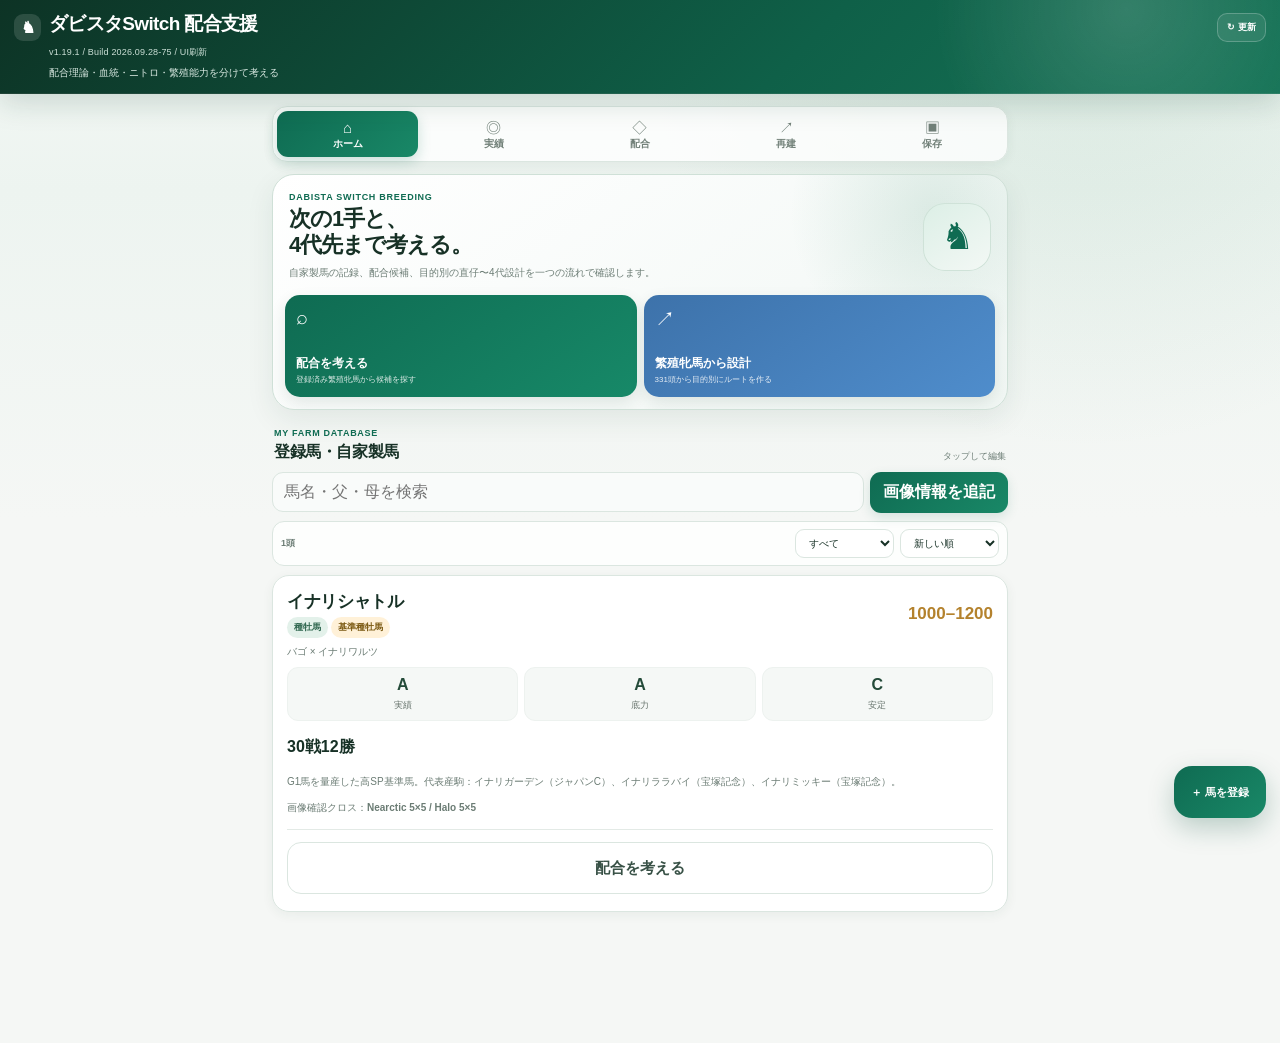
<file: index.html>
<!doctype html><html lang="ja"><head><meta charset="utf-8"><meta name="viewport" content="width=device-width,initial-scale=1,viewport-fit=cover"><meta name="theme-color" content="#10261c"><title>ダビスタSwitch 牧場DB</title><link rel="stylesheet" href="styles.css?v=1.19.1-b75"><link rel="stylesheet" href="ui-refresh.css?v=1.19.1-b75"></head><body><header><div class="headrow"><div><h1>ダビスタSwitch 牧場DB</h1><div class="ver" id="ver"></div></div><div class="headbtns"><button class="headbtn" id="refreshBtn">↻ 更新</button></div></div><div class="sub">血統と実馬記録から、次の配合と育成を考える</div></header><div id="updatebar" class="updatebar"><span id="updateText"></span><button class="primary" id="applyUpdate">最新版へ</button></div><main class="wrap"><div class="tabs"><button class="tab on" data-tab="horses">馬DB</button><button class="tab" data-tab="races">印・距離</button><button class="tab" data-tab="breed">配合</button><button class="tab" data-tab="rebuild">再建</button><button class="tab" data-tab="backup">保存</button></div><section id="horses"><div class="toolbar"><input id="search" placeholder="馬名・父・母を検索"><button class="primary" id="photoBtn">画像情報を追記</button><input id="photo" type="file" accept="image/*" multiple hidden></div><div id="horseList"></div></section><section id="races" class="hidden"><div class="card"><b>レース記録から出走時期を判断</b><p class="muted">年月・レース格・④⑤印の変化から、今月出すか待つかの参考にします。勝敗だけでは判断しません。</p><button class="primary" id="addRace">＋ レース結果を記録</button></div><div id="raceCards"></div></section><section id="breed" class="hidden"><div class="card"><h3 class="section-title">配合候補比較</h3><p class="muted">国内種牡馬マスタから目的別に並べます。面白・見事・完璧に加え、クロス、危険条件、凝った配合を血統データから判定します。能力順位は牧場内参考判定（非公式）です。</p><div class="breed-controls"><div class="field"><label>繁殖牝馬</label><select id="breedMare"><option value="">牝馬を選択</option></select></div><div class="field"><label>目的</label><select id="breedGoal"><option value="arc">凱旋門</option><option value="bc">BC</option><option value="rebuild">繁殖再建</option><option value="stallion">自家製種牡馬</option></select></div></div><input id="stallionSearch" class="breed-search" placeholder="種牡馬名で検索"><div id="breedNotice" class="notice">牝馬を選ぶと、牧場内血統に応じた注意表示を行います。</div></div><div id="breedCandidates"><div class="empty">種牡馬マスタを読み込み中…</div></div><div class="card"><h3 class="section-title">配合検討メモ</h3><textarea id="breedMemo" rows="8" style="width:100%" placeholder="凱旋門ライン／後継種牡馬ライン／血統再構築ライン"></textarea><div class="actions"><button class="primary" id="saveMemo">保存</button></div></div><div class="card"><div class="source-note">種牡馬・繁殖牝馬の基礎データ／15祖先／面白・見事用系統／凝った配合ペア：湯一路 Switch版ダビスタデータ。公式ルール判定と牧場内参考判定を分離して表示します。</div></div></section><section id="rebuild" class="hidden"><div class="card"><h3 class="section-title">配合設計</h3><p class="muted">繁殖牝馬を選び、凱旋門賞・BC長期・繁殖再建・自家製種牡馬の目的別に直仔〜4代を診断します。</p></div></section><section id="backup" class="hidden"><div class="card"><b>データ保存</b><p class="muted">バックアップJSONは復元用。診断JSONは不具合調査用です。</p><button class="primary" id="exportBtn">バックアップJSON</button> <button class="secondary" id="importBtn">読み込む</button> <button class="secondary" id="diagBtn">診断JSON</button><input id="importFile" type="file" accept="application/json" hidden></div></section></main><button class="fab" id="addBtn">＋</button><dialog id="horseDlg"><form class="form" id="horseForm"><h2>馬を登録</h2><input type="hidden" id="editId"><label>馬名</label><input id="name" required><div class="two"><div><label>性別</label><select id="sex"><option>牡</option><option>牝</option></select></div><div><label>世代・分類</label><input id="generation"></div></div><div class="two"><div><label>父</label><input id="sire"></div><div><label>母</label><input id="dam"></div></div><div class="two"><div><label>距離下限</label><input id="minD" type="number" step="100"></div><div><label>距離上限</label><input id="maxD" type="number" step="100"></div></div><div class="three"><div><label>実績</label><select id="record"><option>-</option><option>A</option><option>B</option><option>C</option></select></div><div><label>底力</label><select id="guts"><option>-</option><option>A</option><option>B</option><option>C</option></select></div><div><label>安定</label><select id="stable"><option>-</option><option>A</option><option>B</option><option>C</option></select></div></div><div class="two"><div><label>戦績</label><input id="starts"></div><div><label>主なG1</label><input id="g1"></div></div><label>評価・メモ</label><textarea id="note" rows="3"></textarea><div class="actions"><button type="button" class="secondary" onclick="horseDlg.close()">取消</button><button class="primary">保存</button></div></form></dialog><script src="growth-db.js?v=1.19.1-b75"></script><script src="growth-model.js?v=1.19.1-b75"></script><script src="growth-core.js?v=1.19.1-b75"></script><script src="horse-lifecycle.js?v=1.19.1-b75"></script><script src="app.js?v=1.19.1-b75"></script><script src="breeding-core.js?v=1.19.1-b75"></script><script src="breeding-engine.js?v=1.19.1-b75"></script><script src="v15.js?v=1.19.1-b75"></script><script src="v16.js?v=1.19.1-b75"></script><script src="v18.js?v=1.19.1-b75"></script><script src="sale-planner-core.js?v=1.19.1-b75"></script><script src="sale-recommendation-core.js?v=1.19.1-b75"></script><script src="breed-integration.js?v=1.19.1-b75"></script><script src="v22.js?v=1.19.1-b75"></script><script src="v26.js?v=1.19.1-b75"></script><script src="v27.js?v=1.19.1-b75"></script><script src="v28.js?v=1.19.1-b75"></script><script src="ui-refresh.js?v=1.19.1-b75"></script><script src="growth-ui.js?v=1.19.1-b75"></script></body></html>
</file>
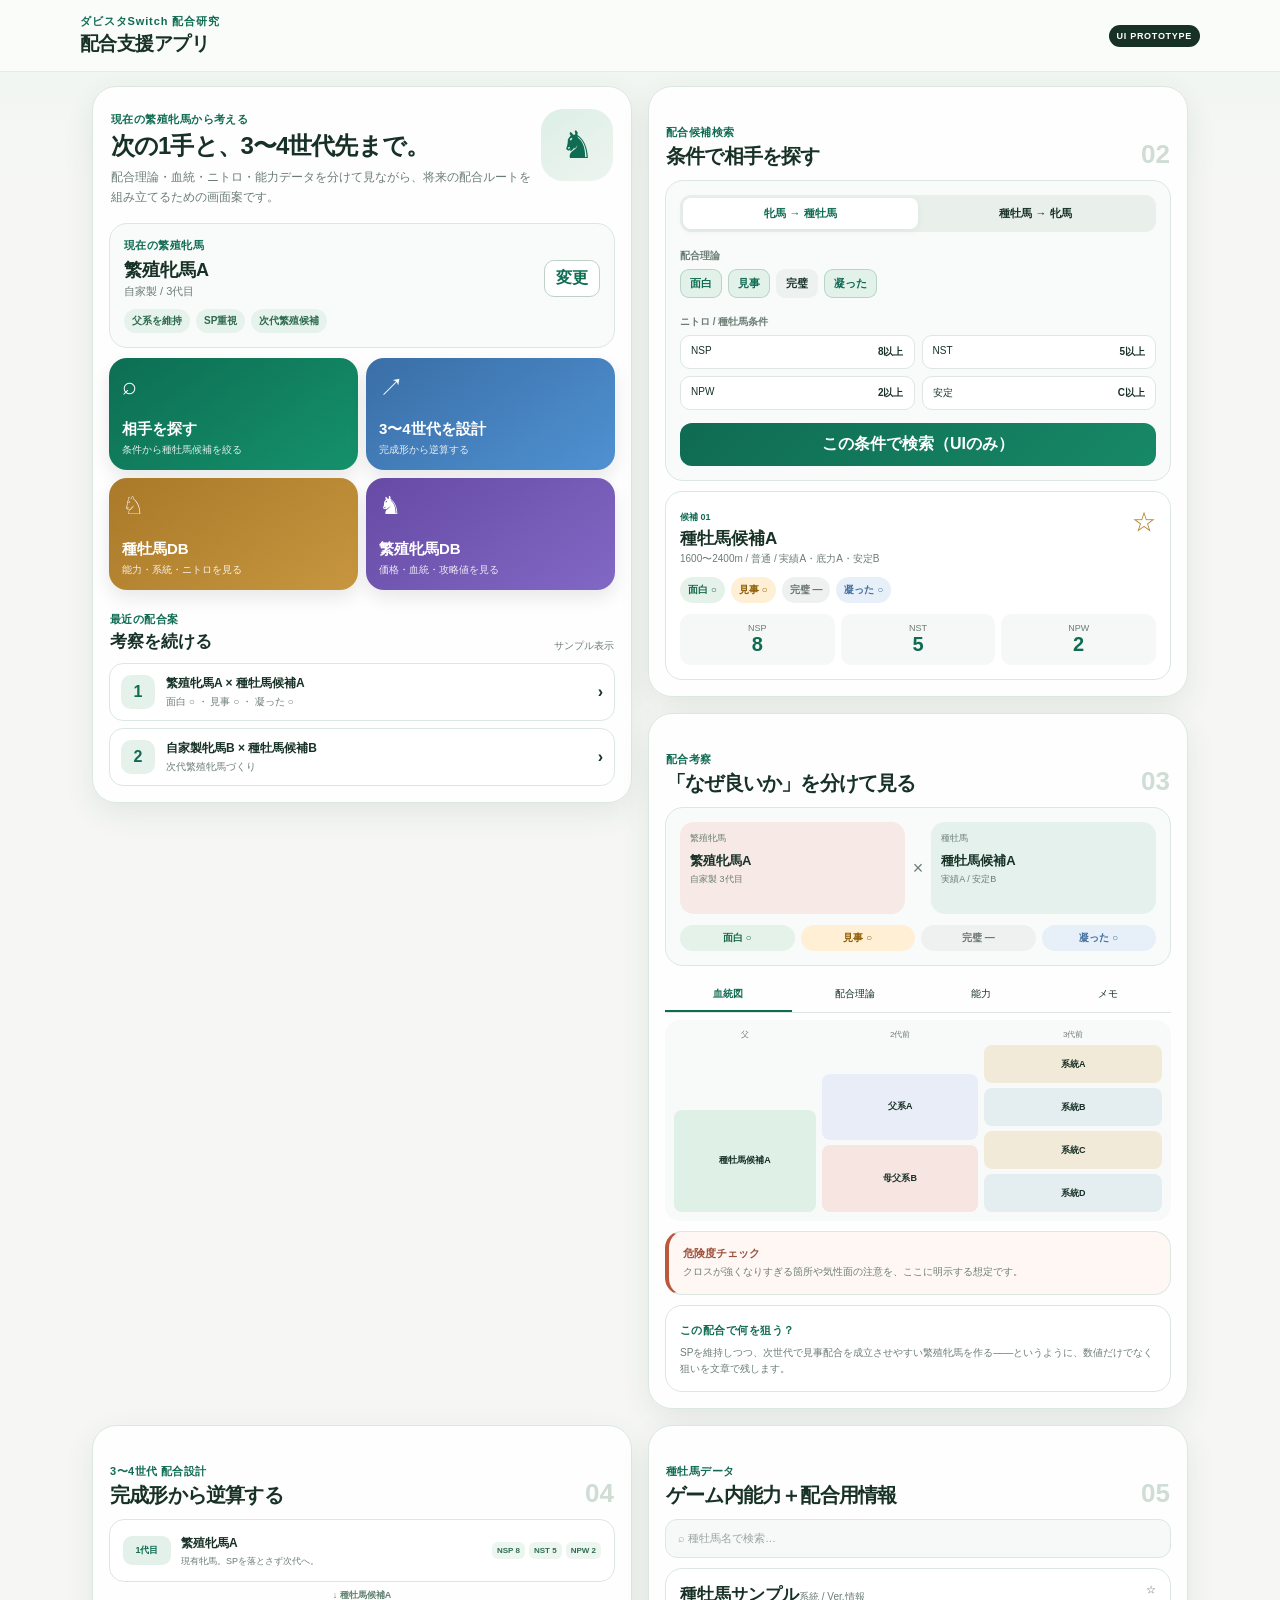
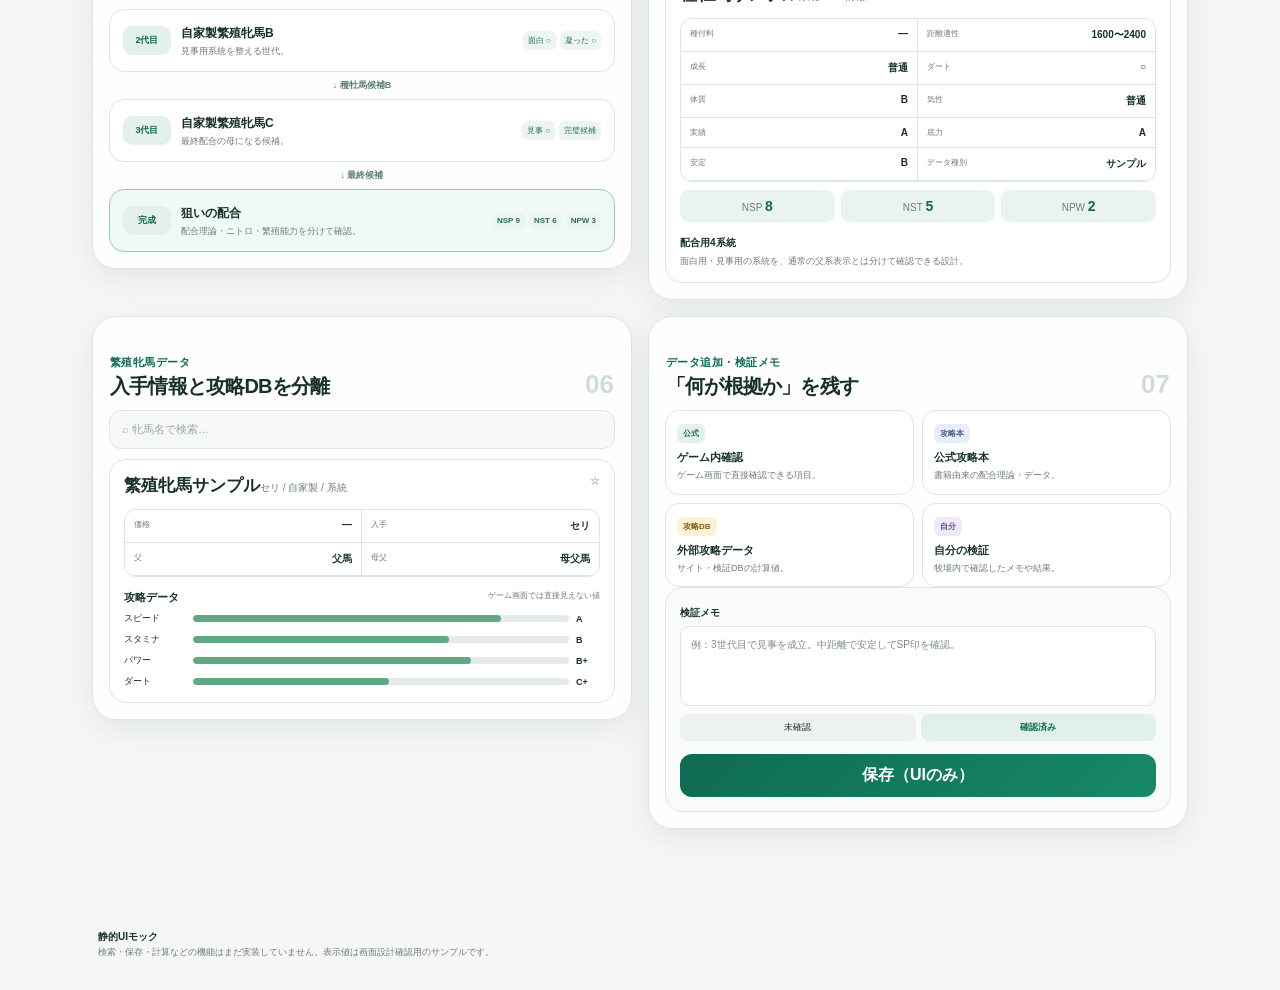
<file: ui-prototype/index.html>
<!doctype html>
<html lang="ja">
<head>
  <meta charset="utf-8">
  <meta name="viewport" content="width=device-width,initial-scale=1,viewport-fit=cover">
  <meta name="theme-color" content="#0f5a46">
  <title>ダビスタSwitch 配合支援 UI Prototype</title>
  <link rel="stylesheet" href="ui.css">
</head>
<body>
  <header class="topbar">
    <div>
      <p class="eyebrow">ダビスタSwitch 配合研究</p>
      <h1>配合支援アプリ</h1>
    </div>
    <span class="prototype">UI PROTOTYPE</span>
  </header>

  <main class="app-shell">
    <section id="home" class="screen hero-screen">
      <div class="intro">
        <div>
          <span class="kicker">現在の繁殖牝馬から考える</span>
          <h2>次の1手と、3〜4世代先まで。</h2>
          <p>配合理論・血統・ニトロ・能力データを分けて見ながら、将来の配合ルートを組み立てるための画面案です。</p>
        </div>
        <div class="horse-mark" aria-hidden="true">♞</div>
      </div>

      <div class="current-card">
        <div class="section-label">現在の繁殖牝馬</div>
        <div class="horse-title-row">
          <div>
            <strong>繁殖牝馬A</strong>
            <span>自家製 / 3代目</span>
          </div>
          <button class="ghost" type="button">変更</button>
        </div>
        <div class="chip-row">
          <span class="chip">父系を維持</span>
          <span class="chip">SP重視</span>
          <span class="chip">次代繁殖候補</span>
        </div>
      </div>

      <div class="action-grid">
        <a href="#search" class="action-card action-green">
          <span class="icon">⌕</span>
          <strong>相手を探す</strong>
          <small>条件から種牡馬候補を絞る</small>
        </a>
        <a href="#route" class="action-card action-blue">
          <span class="icon">↗</span>
          <strong>3〜4世代を設計</strong>
          <small>完成形から逆算する</small>
        </a>
        <a href="#stallions" class="action-card action-gold">
          <span class="icon">♘</span>
          <strong>種牡馬DB</strong>
          <small>能力・系統・ニトロを見る</small>
        </a>
        <a href="#mares" class="action-card action-purple">
          <span class="icon">♞</span>
          <strong>繁殖牝馬DB</strong>
          <small>価格・血統・攻略値を見る</small>
        </a>
      </div>

      <div class="section-head">
        <div>
          <span class="section-label">最近の配合案</span>
          <h3>考察を続ける</h3>
        </div>
        <span class="muted">サンプル表示</span>
      </div>
      <div class="plan-list">
        <article class="plan-row">
          <div class="plan-icon">1</div>
          <div><strong>繁殖牝馬A × 種牡馬候補A</strong><span>面白 ○ ・ 見事 ○ ・ 凝った ○</span></div>
          <b>›</b>
        </article>
        <article class="plan-row">
          <div class="plan-icon">2</div>
          <div><strong>自家製牝馬B × 種牡馬候補B</strong><span>次代繁殖牝馬づくり</span></div>
          <b>›</b>
        </article>
      </div>
    </section>

    <section id="search" class="screen">
      <div class="section-head">
        <div>
          <span class="section-label">配合候補検索</span>
          <h2>条件で相手を探す</h2>
        </div>
        <span class="step">02</span>
      </div>

      <div class="filter-panel">
        <div class="segmented">
          <span class="selected">牝馬 → 種牡馬</span>
          <span>種牡馬 → 牝馬</span>
        </div>
        <div class="filter-group">
          <span class="filter-title">配合理論</span>
          <div class="toggle-row">
            <span class="toggle on">面白</span>
            <span class="toggle on">見事</span>
            <span class="toggle">完璧</span>
            <span class="toggle on">凝った</span>
          </div>
        </div>
        <div class="filter-group">
          <span class="filter-title">ニトロ / 種牡馬条件</span>
          <div class="select-grid">
            <div>NSP <b>8以上</b></div>
            <div>NST <b>5以上</b></div>
            <div>NPW <b>2以上</b></div>
            <div>安定 <b>C以上</b></div>
          </div>
        </div>
        <button class="primary wide" type="button">この条件で検索（UIのみ）</button>
      </div>

      <div class="result-card">
        <div class="result-top">
          <div>
            <span class="rank">候補 01</span>
            <h3>種牡馬候補A</h3>
            <p>1600〜2400m / 普通 / 実績A・底力A・安定B</p>
          </div>
          <span class="star">☆</span>
        </div>
        <div class="theory-row">
          <span class="theory green">面白 ○</span>
          <span class="theory amber">見事 ○</span>
          <span class="theory gray">完璧 —</span>
          <span class="theory blue">凝った ○</span>
        </div>
        <div class="nitro">
          <div><small>NSP</small><strong>8</strong></div>
          <div><small>NST</small><strong>5</strong></div>
          <div><small>NPW</small><strong>2</strong></div>
        </div>
      </div>
    </section>

    <section id="analysis" class="screen">
      <div class="section-head">
        <div>
          <span class="section-label">配合考察</span>
          <h2>「なぜ良いか」を分けて見る</h2>
        </div>
        <span class="step">03</span>
      </div>

      <div class="pair-card">
        <div class="pair">
          <div class="horse-box mare">
            <small>繁殖牝馬</small><strong>繁殖牝馬A</strong><span>自家製 3代目</span>
          </div>
          <span class="cross">×</span>
          <div class="horse-box sire">
            <small>種牡馬</small><strong>種牡馬候補A</strong><span>実績A / 安定B</span>
          </div>
        </div>
        <div class="theory-row large">
          <span class="theory green">面白 ○</span>
          <span class="theory amber">見事 ○</span>
          <span class="theory gray">完璧 —</span>
          <span class="theory blue">凝った ○</span>
        </div>
      </div>

      <div class="tabs-static">
        <span class="active">血統図</span><span>配合理論</span><span>能力</span><span>メモ</span>
      </div>

      <div class="pedigree">
        <div class="ped-col">
          <span class="ped-head">父</span>
          <div class="ped-node n1">種牡馬候補A</div>
        </div>
        <div class="ped-col">
          <span class="ped-head">2代前</span>
          <div class="ped-node n2">父系A</div>
          <div class="ped-node n3">母父系B</div>
        </div>
        <div class="ped-col">
          <span class="ped-head">3代前</span>
          <div class="ped-node n4">系統A</div>
          <div class="ped-node n5">系統B</div>
          <div class="ped-node n6">系統C</div>
          <div class="ped-node n7">系統D</div>
        </div>
      </div>

      <div class="notice warning">
        <strong>危険度チェック</strong>
        <span>クロスが強くなりすぎる箇所や気性面の注意を、ここに明示する想定です。</span>
      </div>

      <div class="comment-box">
        <span class="section-label">この配合で何を狙う？</span>
        <p>SPを維持しつつ、次世代で見事配合を成立させやすい繁殖牝馬を作る――というように、数値だけでなく狙いを文章で残します。</p>
      </div>
    </section>

    <section id="route" class="screen">
      <div class="section-head">
        <div>
          <span class="section-label">3〜4世代 配合設計</span>
          <h2>完成形から逆算する</h2>
        </div>
        <span class="step">04</span>
      </div>

      <div class="route">
        <article class="generation">
          <span class="gen">1代目</span>
          <div><strong>繁殖牝馬A</strong><p>現有牝馬。SPを落とさず次代へ。</p></div>
          <div class="mini-nitro"><b>NSP 8</b><b>NST 5</b><b>NPW 2</b></div>
        </article>
        <div class="route-arrow">↓ 種牡馬候補A</div>
        <article class="generation">
          <span class="gen">2代目</span>
          <div><strong>自家製繁殖牝馬B</strong><p>見事用系統を整える世代。</p></div>
          <div class="mini-badges"><span>面白 ○</span><span>凝った ○</span></div>
        </article>
        <div class="route-arrow">↓ 種牡馬候補B</div>
        <article class="generation">
          <span class="gen">3代目</span>
          <div><strong>自家製繁殖牝馬C</strong><p>最終配合の母になる候補。</p></div>
          <div class="mini-badges"><span>見事 ○</span><span>完璧候補</span></div>
        </article>
        <div class="route-arrow">↓ 最終候補</div>
        <article class="generation goal">
          <span class="gen">完成</span>
          <div><strong>狙いの配合</strong><p>配合理論・ニトロ・繁殖能力を分けて確認。</p></div>
          <div class="mini-nitro"><b>NSP 9</b><b>NST 6</b><b>NPW 3</b></div>
        </article>
      </div>
    </section>

    <section id="stallions" class="screen">
      <div class="section-head">
        <div>
          <span class="section-label">種牡馬データ</span>
          <h2>ゲーム内能力＋配合用情報</h2>
        </div>
        <span class="step">05</span>
      </div>
      <div class="searchbox">⌕ 種牡馬名で検索…</div>
      <article class="db-card">
        <div class="db-title"><div><strong>種牡馬サンプル</strong><span>系統 / Ver.情報</span></div><span>☆</span></div>
        <div class="data-table">
          <div><small>種付料</small><b>—</b></div><div><small>距離適性</small><b>1600〜2400</b></div>
          <div><small>成長</small><b>普通</b></div><div><small>ダート</small><b>○</b></div>
          <div><small>体質</small><b>B</b></div><div><small>気性</small><b>普通</b></div>
          <div><small>実績</small><b>A</b></div><div><small>底力</small><b>A</b></div>
          <div><small>安定</small><b>B</b></div><div><small>データ種別</small><b>サンプル</b></div>
        </div>
        <div class="db-sub">
          <span>NSP <b>8</b></span><span>NST <b>5</b></span><span>NPW <b>2</b></span>
        </div>
        <div class="lineage">
          <strong>配合用4系統</strong>
          <p>面白用・見事用の系統を、通常の父系表示とは分けて確認できる設計。</p>
        </div>
      </article>
    </section>

    <section id="mares" class="screen">
      <div class="section-head">
        <div>
          <span class="section-label">繁殖牝馬データ</span>
          <h2>入手情報と攻略DBを分離</h2>
        </div>
        <span class="step">06</span>
      </div>
      <div class="searchbox">⌕ 牝馬名で検索…</div>
      <article class="db-card">
        <div class="db-title"><div><strong>繁殖牝馬サンプル</strong><span>セリ / 自家製 / 系統</span></div><span>☆</span></div>
        <div class="data-table two-col">
          <div><small>価格</small><b>—</b></div><div><small>入手</small><b>セリ</b></div>
          <div><small>父</small><b>父馬</b></div><div><small>母父</small><b>母父馬</b></div>
        </div>
        <div class="source-head"><strong>攻略データ</strong><span>ゲーム画面では直接見えない値</span></div>
        <div class="ability-bars">
          <div><span>スピード</span><i style="--w:82%"></i><b>A</b></div>
          <div><span>スタミナ</span><i style="--w:68%"></i><b>B</b></div>
          <div><span>パワー</span><i style="--w:74%"></i><b>B+</b></div>
          <div><span>ダート</span><i style="--w:52%"></i><b>C+</b></div>
        </div>
      </article>
    </section>

    <section id="data" class="screen">
      <div class="section-head">
        <div>
          <span class="section-label">データ追加・検証メモ</span>
          <h2>「何が根拠か」を残す</h2>
        </div>
        <span class="step">07</span>
      </div>
      <div class="source-grid">
        <article><span class="src official">公式</span><strong>ゲーム内確認</strong><p>ゲーム画面で直接確認できる項目。</p></article>
        <article><span class="src book">攻略本</span><strong>公式攻略本</strong><p>書籍由来の配合理論・データ。</p></article>
        <article><span class="src web">攻略DB</span><strong>外部攻略データ</strong><p>サイト・検証DBの計算値。</p></article>
        <article><span class="src personal">自分</span><strong>自分の検証</strong><p>牧場内で確認したメモや結果。</p></article>
      </div>
      <div class="memo-card">
        <label>検証メモ</label>
        <div class="fake-textarea">例：3世代目で見事を成立。中距離で安定してSP印を確認。</div>
        <div class="status-row"><span>未確認</span><span class="active">確認済み</span></div>
        <button class="primary wide" type="button">保存（UIのみ）</button>
      </div>
    </section>
  </main>

  <nav class="bottom-nav" aria-label="主要画面">
    <a href="#home"><span>⌂</span>ホーム</a>
    <a href="#search"><span>⌕</span>候補検索</a>
    <a href="#analysis"><span>◇</span>配合考察</a>
    <a href="#route"><span>↗</span>世代設計</a>
    <a href="#data"><span>＋</span>データ</a>
  </nav>

  <footer class="prototype-note">
    <strong>静的UIモック</strong>
    <span>検索・保存・計算などの機能はまだ実装していません。表示値は画面設計確認用のサンプルです。</span>
  </footer>
</body>
</html>
</file>
<file: styles.css>
:root{--g:#174c35;--l:#dce2dd;--m:#66736c;--gold:#9a7418;--red:#9c3939}*{box-sizing:border-box}body{margin:0;background:#f4f5f1;color:#17221d;font-family:-apple-system,BlinkMacSystemFont,"Hiragino Sans","Yu Gothic",sans-serif}header{background:linear-gradient(135deg,#10261c,#1f5a40);color:#fff;padding:16px;position:sticky;top:0;z-index:5}h1{font-size:20px;margin:0}.sub,.muted{font-size:12px;color:var(--m)}header .sub{color:#d7e4dc}.headrow{display:flex;justify-content:space-between;gap:8px;align-items:center}.headbtns{display:flex;gap:5px}.headbtn{border:1px solid #ffffff55;background:#ffffff14;color:#fff;border-radius:9px;padding:7px 8px;font-size:11px}.ver{font-size:11px;color:#d7e4dc;margin-top:5px}.updatebar{display:none;background:#fff3cd;color:#594700;padding:9px 12px;font-size:12px}.updatebar.show{display:flex;justify-content:space-between;align-items:center;gap:8px}.wrap{max-width:760px;margin:auto;padding:12px 12px 92px}.tabs{display:grid;grid-template-columns:repeat(4,1fr);gap:5px;margin-bottom:12px}.tab,.secondary{border:1px solid var(--l);background:#fff;border-radius:11px;padding:10px 5px}.tab.on,.primary{background:var(--g);color:#fff;border:0}.card{background:#fff;border:1px solid var(--l);border-radius:15px;padding:14px;margin-bottom:10px}.row,.toolbar,.actions{display:flex;gap:7px;align-items:center}.row{justify-content:space-between}.toolbar input{flex:1}.horse h2{font-size:19px;margin:0}.badge{display:inline-block;font-size:11px;padding:4px 7px;border-radius:999px;background:#e8efe9;margin:4px 3px 0 0}.gold{background:#f3ead0;color:#674b00}.warn{background:#fff3cd;color:#6b5200}.grid{display:grid;grid-template-columns:repeat(3,1fr);gap:7px;margin-top:10px}.stat{background:#f6f7f4;border-radius:9px;padding:8px;text-align:center}.stat b{display:block;font-size:17px}.stat small{color:var(--m)}button,input,select,textarea{font:inherit}.primary{border-radius:11px;padding:10px 13px;font-weight:600}.toolbar input,input,select,textarea{border:1px solid var(--l);border-radius:10px;padding:10px;font-size:16px;background:#fff}.score{font-size:20px;font-weight:700;color:var(--gold)}table{width:100%;border-collapse:collapse;font-size:12px}th,td{padding:7px 3px;border-bottom:1px solid var(--l);text-align:center}th:first-child,td:first-child{text-align:left}.mark{font-size:19px;font-weight:700}.fab{position:fixed;right:18px;bottom:22px;border:0;border-radius:50%;width:58px;height:58px;background:var(--g);color:#fff;font-size:29px;box-shadow:0 5px 18px #0004}.hidden{display:none}dialog{border:0;border-radius:17px;width:min(94vw,600px);padding:0}dialog::backdrop{background:#0007}.form{padding:17px}.form h2{margin-top:0}.form label,.field label{display:block;font-size:12px;color:var(--m);margin:9px 0 4px}.form input,.form select,.form textarea,.field input,.field select{width:100%}.two{display:grid;grid-template-columns:1fr 1fr;gap:7px}.three{display:grid;grid-template-columns:repeat(3,1fr);gap:6px}.actions{justify-content:flex-end;margin-top:14px}.empty{text-align:center;padding:25px;color:var(--m)}.breaker{border-left:5px solid var(--gold)}.mini{font-size:11px;padding:6px 8px}.section-title{font-size:15px;margin:0 0 8px}.notice{border-radius:10px;background:#f6f7f4;padding:9px 10px;margin-top:9px;font-size:12px;color:var(--m)}.breed-controls{display:grid;grid-template-columns:1fr 1fr;gap:7px}.breed-search{width:100%;margin-top:7px}.source-note{font-size:11px;color:var(--m);line-height:1.5}.candidate-head{display:flex;justify-content:space-between;gap:8px;align-items:flex-start}@media(max-width:420px){.headrow{align-items:flex-start}.headbtns{flex-direction:column}.breed-controls{grid-template-columns:1fr}.tabs{font-size:11px}.score{font-size:18px}}
</file>
<file: ui-refresh.css>
:root{
  --ui-bg:#eef5f1;
  --ui-surface:#ffffff;
  --ui-surface-soft:#f7faf8;
  --ui-ink:#173126;
  --ui-muted:#6b7c74;
  --ui-line:#dbe6e0;
  --ui-green:#0f6b52;
  --ui-green-2:#198867;
  --ui-green-soft:#e3f1ea;
  --ui-blue:#3e78b8;
  --ui-blue-soft:#e8f0fa;
  --ui-gold:#b4822d;
  --ui-gold-soft:#fff1d8;
  --ui-purple:#7155ad;
  --ui-purple-soft:#eee9f8;
  --ui-red:#aa4f43;
  --ui-red-soft:#fff1ed;
  --ui-shadow:0 10px 28px rgba(27,67,49,.08);
  --ui-shadow-soft:0 3px 12px rgba(27,67,49,.06);
}
html{scroll-behavior:smooth;background:var(--ui-bg)}
body.ui-refresh{
  margin:0;
  min-height:100vh;
  background:
    radial-gradient(circle at 85% 0%,rgba(117,177,146,.18),transparent 28rem),
    linear-gradient(180deg,#f4f8f5 0,#edf4f0 190px,#f5f7f5 520px);
  color:var(--ui-ink);
  font-family:-apple-system,BlinkMacSystemFont,"Hiragino Sans","Yu Gothic UI","Yu Gothic",sans-serif;
}
body.ui-refresh header{
  position:sticky;
  top:0;
  z-index:30;
  padding:13px max(14px,env(safe-area-inset-left)) 12px;
  color:#fff;
  background:
    radial-gradient(circle at 88% 10%,rgba(255,255,255,.14),transparent 12rem),
    linear-gradient(135deg,#0d3325,#0f6048 62%,#167457);
  box-shadow:0 8px 28px rgba(15,68,49,.18);
  border-bottom:1px solid rgba(255,255,255,.08);
}
body.ui-refresh .headrow{align-items:flex-start;gap:10px}
body.ui-refresh h1{font-size:19px;letter-spacing:-.035em;line-height:1.2}
body.ui-refresh header h1:before{
  content:"♞";
  display:inline-grid;
  place-items:center;
  width:27px;height:27px;
  margin-right:8px;
  border-radius:9px;
  background:rgba(255,255,255,.13);
  vertical-align:-3px;
  font-size:16px;
}
body.ui-refresh .ver{margin:5px 0 0 35px;font-size:9px;color:#cce0d7;letter-spacing:.02em}
body.ui-refresh header .sub{
  margin:7px 0 0 35px;
  max-width:480px;
  font-size:10px;
  line-height:1.45;
  color:#d8e8e1;
}
body.ui-refresh .headbtns{gap:5px}
body.ui-refresh .headbtn{
  border:1px solid rgba(255,255,255,.22);
  background:rgba(255,255,255,.08);
  color:#fff;
  border-radius:10px;
  padding:7px 9px;
  font-size:9px;
  font-weight:700;
  backdrop-filter:blur(8px);
}
body.ui-refresh .headbtn:active{transform:translateY(1px)}
body.ui-refresh .updatebar{
  position:relative;
  z-index:25;
  background:#fff5d8;
  color:#6c540e;
  border-bottom:1px solid #efdfae;
  font-size:10px;
  padding:8px 12px;
}
body.ui-refresh .wrap{
  width:min(100%,760px);
  max-width:760px;
  margin:0 auto;
  padding:12px 12px 122px;
}
body.ui-refresh .tabs{
  display:grid;
  grid-template-columns:repeat(5,minmax(0,1fr));
  gap:5px;
  margin:0 0 12px;
  padding:4px;
  border:1px solid var(--ui-line);
  border-radius:15px;
  background:rgba(255,255,255,.78);
  box-shadow:var(--ui-shadow-soft);
}
body.ui-refresh .tab{
  position:relative;
  min-width:0;
  border:0;
  background:transparent;
  color:#718078;
  border-radius:11px;
  padding:9px 4px 8px;
  font-size:10px;
  font-weight:800;
  line-height:1.15;
}
body.ui-refresh .tab.on{
  color:#fff;
  background:linear-gradient(135deg,var(--ui-green),var(--ui-green-2));
  box-shadow:0 5px 14px rgba(15,107,82,.2);
}
body.ui-refresh .tab:before{
  display:block;
  margin-bottom:3px;
  font-size:15px;
  line-height:1;
  font-weight:400;
}
body.ui-refresh .tab[data-tab="horses"]:before{content:"⌂"}
body.ui-refresh .tab[data-tab="races"]:before{content:"◎"}
body.ui-refresh .tab[data-tab="breed"]:before{content:"◇"}
body.ui-refresh .tab[data-tab="rebuild"]:before{content:"↗"}
body.ui-refresh .tab[data-tab="backup"]:before{content:"▣"}

body.ui-refresh .ui-home{
  overflow:hidden;
  margin-bottom:10px;
  border:1px solid #cfe0d7;
  border-radius:22px;
  background:
    radial-gradient(circle at 90% 16%,rgba(41,131,94,.13),transparent 9rem),
    linear-gradient(145deg,#ffffff,#f1f7f4);
  box-shadow:var(--ui-shadow);
}
body.ui-refresh .ui-home-hero{
  display:grid;
  grid-template-columns:1fr auto;
  gap:14px;
  align-items:center;
  padding:17px 16px 13px;
}
body.ui-refresh .ui-eyebrow{
  display:block;
  margin-bottom:4px;
  color:var(--ui-green);
  font-size:9px;
  font-weight:900;
  letter-spacing:.08em;
}
body.ui-refresh .ui-home h2{
  margin:0;
  font-size:22px;
  line-height:1.18;
  letter-spacing:-.045em;
}
body.ui-refresh .ui-home p{
  margin:7px 0 0;
  max-width:420px;
  color:var(--ui-muted);
  font-size:10px;
  line-height:1.65;
}
body.ui-refresh .ui-horse-mark{
  width:68px;height:68px;
  display:grid;place-items:center;
  border-radius:22px;
  color:var(--ui-green);
  background:linear-gradient(145deg,#dcefe6,#f3f8f5);
  box-shadow:inset 0 0 0 1px #cfe2d8;
  font-size:37px;
}
body.ui-refresh .ui-home-actions{
  display:grid;
  grid-template-columns:repeat(2,1fr);
  gap:7px;
  padding:0 12px 12px;
}
body.ui-refresh .ui-jump{
  min-height:84px;
  display:flex;
  flex-direction:column;
  align-items:flex-start;
  justify-content:flex-end;
  border:0;
  border-radius:15px;
  padding:11px;
  color:#fff;
  text-align:left;
  box-shadow:0 6px 16px rgba(25,60,46,.11);
}
body.ui-refresh .ui-jump .ui-action-icon{font-size:20px;margin-bottom:auto}
body.ui-refresh .ui-jump strong{font-size:12px}
body.ui-refresh .ui-jump small{display:block;margin-top:3px;font-size:8px;opacity:.86;line-height:1.35}
body.ui-refresh .ui-jump[data-go="breed"]{background:linear-gradient(145deg,#0f6b52,#178968)}
body.ui-refresh .ui-jump[data-go="sale"]{background:linear-gradient(145deg,#3d72aa,#4f8dcc)}
body.ui-refresh .ui-jump[data-go="rebuild"]{background:linear-gradient(145deg,#a9792c,#c39640)}
body.ui-refresh .ui-jump[data-go="horses"]{background:linear-gradient(145deg,#6650a1,#826ac1)}

body.ui-refresh .ui-section-intro{
  display:flex;
  justify-content:space-between;
  align-items:end;
  gap:12px;
  margin:18px 2px 9px;
}
body.ui-refresh .ui-section-intro h2{
  margin:2px 0 0;
  font-size:16px;
  letter-spacing:-.025em;
}
body.ui-refresh .ui-section-intro small{color:var(--ui-muted);font-size:9px}

body.ui-refresh .card{
  border:1px solid var(--ui-line);
  border-radius:17px;
  padding:14px;
  background:rgba(255,255,255,.96);
  box-shadow:var(--ui-shadow-soft);
  margin-bottom:9px;
}
body.ui-refresh .card:hover{border-color:#ccdcd4}
body.ui-refresh .ui-wide-cta{
  display:block!important;
  width:100%!important;
  max-width:none!important;
  min-height:52px!important;
  padding:12px 18px!important;
  border-radius:14px!important;
  box-sizing:border-box!important;
  font-size:15px!important;
  font-weight:900!important;
  line-height:1.25!important;
  text-align:center!important;
  letter-spacing:.01em;
}
body.ui-refresh .breed-future-cta,
body.ui-refresh .generation-run-cta{margin-top:10px!important}
body.ui-refresh .horse{cursor:pointer}
body.ui-refresh .horse h2{font-size:17px;letter-spacing:-.02em}
body.ui-refresh .row{gap:9px}
body.ui-refresh .muted{color:var(--ui-muted);font-size:10px;line-height:1.55}
body.ui-refresh .badge{
  padding:4px 7px;
  border-radius:999px;
  background:#e8f1ec;
  color:#3e6251;
  font-size:9px;
  font-weight:800;
}
body.ui-refresh .badge.gold{background:var(--ui-gold-soft);color:#7a5810}
body.ui-refresh .warn{background:#fff2cf;color:#6d5310}
body.ui-refresh .grid{gap:6px}
body.ui-refresh .stat{
  border:1px solid #edf2ef;
  background:#f5f8f6;
  border-radius:11px;
  padding:8px;
}
body.ui-refresh .stat b{font-size:16px;color:#244b39}
body.ui-refresh .stat small{font-size:9px}
body.ui-refresh .score{color:var(--ui-gold);font-size:17px}

body.ui-refresh .toolbar{
  position:relative;
  gap:6px;
  margin-bottom:9px;
}
body.ui-refresh input,
body.ui-refresh select,
body.ui-refresh textarea{
  border:1px solid var(--ui-line);
  border-radius:11px;
  background:#fff;
  color:var(--ui-ink);
  padding:10px 11px;
  font-size:16px;
  outline:none;
}
body.ui-refresh input:focus,
body.ui-refresh select:focus,
body.ui-refresh textarea:focus{
  border-color:#70a990;
  box-shadow:0 0 0 3px rgba(30,130,93,.1);
}
body.ui-refresh .toolbar input{background:#f9fbfa}
body.ui-refresh .primary{
  border:0;
  border-radius:11px;
  background:linear-gradient(135deg,var(--ui-green),var(--ui-green-2));
  color:#fff;
  padding:10px 13px;
  font-weight:800;
  box-shadow:0 4px 12px rgba(15,107,82,.14);
}
body.ui-refresh .secondary{
  border:1px solid var(--ui-line);
  border-radius:10px;
  background:#fff;
  color:#385146;
}
body.ui-refresh .primary:disabled{opacity:.45;box-shadow:none}
body.ui-refresh .notice{
  border:1px solid #e2e9e5;
  border-radius:11px;
  background:#f5f8f6;
  color:var(--ui-muted);
  padding:10px;
  font-size:10px;
  line-height:1.55;
}
body.ui-refresh .section-title{
  color:var(--ui-ink);
  font-size:15px;
  letter-spacing:-.02em;
}
body.ui-refresh .field label,
body.ui-refresh .form label,
body.ui-refresh #salePlanner>label{
  color:#60756b;
  font-size:9px;
  font-weight:800;
  letter-spacing:.02em;
}
body.ui-refresh .breed-controls{gap:8px}
body.ui-refresh .breed-search{margin-top:8px}

body.ui-refresh #breed>.card:first-child,
body.ui-refresh #rebuild>.card:first-child{
  border-color:#cfe0d7;
  background:
    radial-gradient(circle at 92% 0%,rgba(65,150,108,.11),transparent 13rem),
    linear-gradient(145deg,#fff,#f5faf7);
}
body.ui-refresh #breedCandidates>.card{
  position:relative;
  overflow:hidden;
}
body.ui-refresh #breedCandidates>.card:before{
  content:"";
  position:absolute;
  left:0;top:0;bottom:0;
  width:4px;
  background:linear-gradient(var(--ui-green),#71ad8e);
}
body.ui-refresh #breedCandidates>.card.tone-solid:before,
body.ui-refresh #breedCandidates>.card.tone-preserve:before{background:linear-gradient(#16845f,#64b58f)}
body.ui-refresh #breedCandidates>.card.tone-balance:before,
body.ui-refresh #breedCandidates>.card.tone-distance:before{background:linear-gradient(#4e86bd,#83add4)}
body.ui-refresh #breedCandidates>.card.tone-ceiling:before{background:linear-gradient(#7155ad,#a18bcc)}
body.ui-refresh #breedCandidates>.card.tone-upside:before,
body.ui-refresh #breedCandidates>.card.tone-rebuild-upside:before{background:linear-gradient(#b4822d,#d9ad58)}
body.ui-refresh #breedCandidates>.card.tone-longshot:before,
body.ui-refresh #breedCandidates>.card.tone-low-record:before{background:linear-gradient(#b86d2c,#dfad73)}
body.ui-refresh #breedCandidates>.card.tone-neutral:before{background:linear-gradient(#819088,#a8b1ac)}
body.ui-refresh #breedCandidates>.card.tone-solid,
body.ui-refresh #breedCandidates>.card.tone-preserve{border-color:#acd3bf;background:linear-gradient(145deg,#fff,#f3faf6)}
body.ui-refresh #breedCandidates>.card.tone-balance,
body.ui-refresh #breedCandidates>.card.tone-distance{border-color:#bfd2e4;background:linear-gradient(145deg,#fff,#f4f8fc)}
body.ui-refresh #breedCandidates>.card.tone-ceiling{border-color:#d1c7e6;background:linear-gradient(145deg,#fff,#f8f5fc)}
body.ui-refresh #breedCandidates>.card.tone-upside,
body.ui-refresh #breedCandidates>.card.tone-rebuild-upside{border-color:#e4cb86;background:linear-gradient(145deg,#fff,#fff9e9)}
body.ui-refresh #breedCandidates>.card.tone-longshot,
body.ui-refresh #breedCandidates>.card.tone-low-record{border-color:#e6bd91;background:linear-gradient(145deg,#fff,#fff5eb)}
body.ui-refresh .breed-card-head b{font-size:16px!important}
body.ui-refresh .breed-rank-label{font-size:10px!important}
body.ui-refresh .breed-cue-badge{font-size:10px!important}
body.ui-refresh .breed-cue-headline{font-size:13px!important}
body.ui-refresh .breed-reason-chip{font-size:9px!important;padding:4px 7px!important}
body.ui-refresh .candidate-primary-sire{display:flex;align-items:baseline;justify-content:space-between;gap:10px;margin-top:8px;padding:8px 9px;border-radius:9px;background:#f7faf8;border:1px solid #e2ebe6}
body.ui-refresh .candidate-primary-sire small{font-size:10px;font-weight:900;color:#6a7a72}
body.ui-refresh .candidate-primary-sire b{font-size:15px;line-height:1.3;color:#214c38;text-align:right}
body.ui-refresh .candidate-compare-note{margin-top:9px;padding:7px 9px;border-radius:9px;background:#edf3f0;color:#617169;font-size:11px;line-height:1.45}
body.ui-refresh .candidate-compare-note b{color:#31584a}
body.ui-refresh .candidate-block{margin-top:9px}
body.ui-refresh .candidate-block>small{display:block;margin-bottom:5px;color:#6a7a72;font-size:10px;font-weight:900;letter-spacing:.02em}
body.ui-refresh .candidate-chip-row{display:flex;flex-wrap:wrap;gap:5px}
body.ui-refresh .candidate-chip{display:inline-flex;align-items:center;min-height:29px;padding:5px 9px;border-radius:999px;font-size:11px;font-weight:900;line-height:1.3;border:1px solid transparent}
body.ui-refresh .candidate-chip.cross{background:#eee8fb;color:#6a46a5;border-color:#ddcff5}
body.ui-refresh .candidate-chip.theory{background:#e5f3eb;color:#236443;border-color:#cce6d7}
body.ui-refresh .candidate-chip.positive{background:#e8f6ef;color:#176c4b;border-color:#cfe9dc}
body.ui-refresh .candidate-chip.warning{background:#fff0df;color:#9a5a16;border-color:#f2d3ac}
body.ui-refresh .candidate-chip.record{background:#e9f1fa;color:#35658f;border-color:#d2e1f0}
body.ui-refresh .candidate-chip.trait{background:#fff4d8;color:#7b5c16;border-color:#ebd89e}
body.ui-refresh .candidate-chip.metric{background:#edf3f0;color:#31584a;border-color:#dce8e2}
body.ui-refresh .candidate-chip.distance{background:#e8f2fb;color:#326a9a;border-color:#d2e4f2}
body.ui-refresh .candidate-block.addition{padding:8px 9px;border-radius:10px;background:#f0f8f4;border:1px solid #d5e9de}
body.ui-refresh .candidate-block.subtraction{padding:8px 9px;border-radius:10px;background:#fff6ef;border:1px solid #f1dcc8}
body.ui-refresh .candidate-block.caution{padding:8px 9px;border-radius:10px;background:#fffaf0;border:1px solid #eadfbf}
body.ui-refresh .candidate-block.addition>small{color:#1d714f}
body.ui-refresh .candidate-block.subtraction>small{color:#9a5a16}
body.ui-refresh .candidate-block.caution>small{color:#7a641e}
body.ui-refresh .candidate-none{font-size:10px;font-weight:800;color:#8a9690}
body.ui-refresh .candidate-block.ability{margin-top:9px}
body.ui-refresh .candidate-scope{margin-top:7px;color:#728079;font-size:10px;text-align:right}
body.ui-refresh .sale-path{font-size:10px!important;line-height:1.45}
body.ui-refresh .candidate-head{gap:10px}
body.ui-refresh .theory-tools{
  border-radius:13px!important;
  background:#f7faf8!important;
}

body.ui-refresh .rebuild-grid{gap:6px!important}
body.ui-refresh .rebuild-kpi{
  border:1px solid #edf2ef;
  background:#f6f9f7!important;
  border-radius:11px!important;
  padding:8px!important;
}
body.ui-refresh .rebuild-kpi b{font-size:17px!important;color:#24523d}
body.ui-refresh .rebuild-kpi small{font-size:8px!important}
body.ui-refresh .research-tag{
  padding:4px 7px!important;
  background:#e8f1ec!important;
  color:#3d6551!important;
  font-size:8px!important;
  font-weight:800;
}
body.ui-refresh .research-tag.estimate{background:#fff0d2!important;color:#7b5a15!important}
body.ui-refresh .research-tag.master{background:#e9eef8!important;color:#496087!important}
body.ui-refresh .route-stage{
  border-left:3px solid #85b49c!important;
  border-radius:0 11px 11px 0!important;
  background:#f5f9f7!important;
  padding:9px 10px!important;
}
body.ui-refresh .route-stage b{font-size:11px!important}
body.ui-refresh .route-stage small{font-size:9px!important}
body.ui-refresh .route-actions button{min-width:0!important}

body.ui-refresh #salePlanner{
  border-color:#cbded4;
  background:
    radial-gradient(circle at 90% 0%,rgba(56,127,176,.08),transparent 13rem),
    #fff;
}
body.ui-refresh .sale-head{gap:10px!important}
body.ui-refresh .sale-head .section-title{font-size:16px}
body.ui-refresh .sale-controls{gap:7px!important}
body.ui-refresh .sale-mare-summary{
  border:1px solid #dfe9e4;
  border-radius:13px!important;
  background:#f5f9f7!important;
  padding:11px!important;
}
body.ui-refresh .sale-ability-grid{gap:5px!important}
body.ui-refresh .sale-ability-grid>div{
  border:1px solid #edf2ef;
  border-radius:10px!important;
  padding:8px 5px!important;
}
body.ui-refresh .sale-ability-grid b{color:#24523d;font-size:16px!important}
body.ui-refresh .sale-seg{gap:5px!important}
body.ui-refresh .sale-seg button{
  border:1px solid var(--ui-line)!important;
  border-radius:10px!important;
  background:#fff!important;
  color:#53675e!important;
  padding:9px 6px!important;
  font-size:10px!important;
  font-weight:800;
}
body.ui-refresh .sale-seg button.on{
  border-color:var(--ui-green)!important;
  background:linear-gradient(135deg,var(--ui-green),var(--ui-green-2))!important;
  color:#fff!important;
  box-shadow:0 4px 12px rgba(15,107,82,.14);
}
body.ui-refresh .sale-profile{
  border-left:0!important;
  overflow:hidden;
}
body.ui-refresh .sale-profile:before{
  content:"";
  display:block;
  height:4px;
  margin:-14px -14px 12px;
  background:linear-gradient(90deg,var(--ui-green),#71ad8e);
}
body.ui-refresh .sale-route{
  border:1px solid var(--ui-line)!important;
  border-radius:13px!important;
  background:#f9fbfa!important;
  padding:11px!important;
}
body.ui-refresh .sale-route.tone-solid,
body.ui-refresh .sale-route.tone-preserve{
  border-color:#9bcab2!important;
  background:linear-gradient(145deg,#f1faf5,#fbfdfc)!important;
  box-shadow:0 3px 12px rgba(24,108,76,.08);
}
body.ui-refresh .sale-route.tone-balance,
body.ui-refresh .sale-route.tone-distance{
  border-color:#aac6df!important;
  background:linear-gradient(145deg,#f1f6fb,#fbfdff)!important;
}
body.ui-refresh .sale-route.tone-ceiling{
  border-color:#c8bce0!important;
  background:linear-gradient(145deg,#f5f1fb,#fdfcff)!important;
}
body.ui-refresh .sale-route.tone-upside,
body.ui-refresh .sale-route.tone-rebuild-upside{
  border-color:#e2c36c!important;
  background:linear-gradient(145deg,#fff8df,#fffdf5)!important;
}
body.ui-refresh .sale-route.tone-longshot,
body.ui-refresh .sale-route.tone-low-record{
  border-color:#e2b17f!important;
  background:linear-gradient(145deg,#fff2e5,#fffaf6)!important;
}
body.ui-refresh .sale-route.tone-main{
  border-color:#70ad8e!important;
  background:linear-gradient(145deg,#eef8f3,#fbfdfc)!important;
  box-shadow:0 3px 12px rgba(24,108,76,.08);
}
body.ui-refresh .sale-route.tone-record{
  border-color:#91b6d7!important;
  background:linear-gradient(145deg,#f1f7fc,#fbfdff)!important;
}
body.ui-refresh .sale-route.tone-speed{
  border-color:#b7a4dc!important;
  background:linear-gradient(145deg,#f7f3fc,#fdfcff)!important;
}
body.ui-refresh .sale-route.tone-nitro{
  border-color:#8cbeb4!important;
  background:linear-gradient(145deg,#eff8f6,#fbfdfc)!important;
}
body.ui-refresh .sale-route.tone-neutral{
  border-color:#d8e1dc!important;
  background:#fff!important;
  box-shadow:none!important;
}
body.ui-refresh .sale-color-legend{
  display:flex;
  flex-wrap:wrap;
  gap:6px;
  align-items:center;
  margin-top:8px;
  font-size:9px;
  color:#60736a;
}
body.ui-refresh .sale-color-legend span{
  padding:4px 7px;
  border-radius:999px;
  background:#f3f6f4;
}
body.ui-refresh .sale-other-axes{
  margin-top:10px;
  border:1px solid #dce5e0;
  border-radius:13px;
  background:#fafcfa;
  overflow:hidden;
}
body.ui-refresh .sale-other-axes>summary{
  cursor:pointer;
  padding:12px;
  font-size:11px;
  font-weight:900;
  color:#4e6258;
}
body.ui-refresh .sale-other-axes-body{padding:0 8px 8px}
body.ui-refresh .sale-other-axes .sale-profile{box-shadow:none!important}
body.ui-refresh .breed-integrated-card.tone-neutral{
  border-color:#d8e1dc!important;
  background:#fff!important;
  box-shadow:none!important;
}
body.ui-refresh .breed-future-simple{
  background:#f5f8f6!important;
}

body.ui-refresh .sale-route-cue .sale-rank-label{font-size:12px!important}
body.ui-refresh .sale-cue-badge{font-size:10px!important}
body.ui-refresh .sale-cue-headline{font-size:13px!important}
body.ui-refresh .sale-reason-chip{font-size:9px!important;padding:4px 7px!important}
body.ui-refresh .sale-profile-head h3{font-size:15px!important}
body.ui-refresh .sale-axis-note{max-width:62%;text-align:right;font-size:9px!important}
body.ui-refresh .sale-route-details>summary,
body.ui-refresh .sale-profile-detail>summary{font-size:10px!important}
body.ui-refresh .sale-stage{
  border:1px solid #e6ece8;
  border-radius:11px!important;
  background:#f3f7f5!important;
  padding:9px!important;
}
body.ui-refresh .sale-stage .metrics>span{
  border:1px solid #edf1ef;
  border-radius:9px!important;
}
body.ui-refresh .sale-chip{
  padding:3px 6px!important;
  border-radius:999px!important;
  font-size:8px!important;
  font-weight:800;
}
body.ui-refresh .sale-chip.good{background:#dff0e7!important;color:#215f43!important}
body.ui-refresh .sale-chip.warn{background:#fff0cf!important;color:#72550d!important}
body.ui-refresh .sale-select{
  border-left:3px solid var(--ui-gold)!important;
  background:#fff8e8!important;
  border-radius:0 9px 9px 0!important;
}
body.ui-refresh .sale-portfolio{border-radius:10px!important;background:#edf3f7!important}

body.ui-refresh table{
  border-collapse:separate;
  border-spacing:0;
  overflow:hidden;
  border:1px solid var(--ui-line);
  border-radius:11px;
  background:#fff;
}
body.ui-refresh th{
  background:#f4f8f6;
  color:#5e7167;
  font-size:9px;
  font-weight:800;
}
body.ui-refresh td{font-size:10px}
body.ui-refresh th,body.ui-refresh td{padding:8px 4px}
body.ui-refresh .mark{font-size:17px}
body.ui-refresh .breaker{border-left:0}
body.ui-refresh .breaker:before{
  content:"高SP・ST候補";
  display:inline-block;
  margin-bottom:8px;
  padding:4px 7px;
  border-radius:999px;
  background:var(--ui-gold-soft);
  color:#76550e;
  font-size:8px;
  font-weight:900;
}

body.ui-refresh #backup>.card{
  border-color:#d7e1dc;
  background:linear-gradient(145deg,#fff,#f8faf9);
}
body.ui-refresh .fab{
  right:14px;
  bottom:82px;
  width:auto;
  min-width:52px;
  height:52px;
  padding:0 17px;
  border-radius:18px;
  background:linear-gradient(135deg,var(--ui-green),var(--ui-green-2));
  box-shadow:0 10px 26px rgba(15,85,62,.25);
  font-size:0;
}
body.ui-refresh .fab:after{
  content:"＋ 馬を登録";
  font-size:11px;
  font-weight:900;
}
body.ui-refresh .ui-inline-add{display:none}
body.ui-refresh .horse-list-controls{display:flex;align-items:center;gap:6px;margin:-1px 0 9px;padding:7px 8px;border:1px solid var(--ui-line);border-radius:12px;background:rgba(255,255,255,.86)}
body.ui-refresh .horse-list-summary{margin-right:auto;color:var(--ui-muted);font-size:9px;font-weight:900;white-space:nowrap}
body.ui-refresh .horse-list-controls select{width:auto;min-width:0;padding:7px 28px 7px 9px;font-size:10px;border-radius:9px}
body.ui-refresh .horse-parent-line{margin:6px 0 8px}
body.ui-refresh .horse-note{display:-webkit-box;-webkit-line-clamp:2;-webkit-box-orient:vertical;overflow:hidden}
body.ui-refresh .horse-stat-grid{margin-top:6px}
body.ui-refresh .horse-role-badge{background:#e3f1ea;color:#2d654d}
body.ui-refresh .horse-future-badge{background:#fff0dc;color:#8a5315}
body.ui-refresh dialog{
  width:min(94vw,560px);
  max-height:90vh;
  overflow:auto;
  border-radius:20px;
  box-shadow:0 25px 80px rgba(0,0,0,.24);
}
body.ui-refresh dialog::backdrop{background:rgba(10,29,21,.55);backdrop-filter:blur(3px)}
body.ui-refresh .form{padding:18px}
body.ui-refresh .form h2{font-size:19px;letter-spacing:-.03em}

@media(max-width:620px){
  body.ui-refresh .wrap{padding:11px 10px calc(104px + env(safe-area-inset-bottom))}
  body.ui-refresh .tabs{
    position:fixed;
    left:50%;
    bottom:0;
    z-index:45;
    transform:translateX(-50%);
    width:min(100%,520px);
    margin:0;
    padding:7px 6px calc(7px + env(safe-area-inset-bottom));
    border:0;
    border-top:1px solid var(--ui-line);
    border-radius:0;
    background:rgba(252,253,252,.95);
    backdrop-filter:blur(18px);
    box-shadow:0 -8px 28px rgba(28,61,47,.09);
  }
  body.ui-refresh .tab{
    min-height:48px;
    padding:5px 2px 4px;
    border-radius:10px;
    font-size:8px;
  }
  body.ui-refresh .tab.on{
    background:#e3f1ea;
    color:var(--ui-green);
    box-shadow:none;
  }
  body.ui-refresh .tab:before{font-size:18px;margin-bottom:4px}
  body.ui-refresh .fab{display:none!important}
  body.ui-refresh #horses>.toolbar{display:grid;grid-template-columns:1fr 1fr;gap:7px}
  body.ui-refresh #horses>.toolbar #search{grid-column:1/-1;width:100%}
  body.ui-refresh #horses>.toolbar .ui-inline-add,
  body.ui-refresh #horses>.toolbar #photoBtn{display:block;width:100%;min-height:44px}
  body.ui-refresh .horse-list-controls{padding:6px 7px;gap:5px}
  body.ui-refresh .horse-list-controls select{font-size:9px;padding:7px 24px 7px 7px}
  body.ui-refresh #horseList .horse{padding:11px 12px}
  body.ui-refresh #horseList .horse h2{font-size:16px}
  body.ui-refresh #horseList .route-source-line{margin-top:7px}
  body.ui-refresh .ui-wide-cta{min-height:54px!important;padding:13px 16px!important;font-size:16px!important;border-radius:14px!important}
  body.ui-refresh .ui-inline-add{display:block!important}
  body.ui-refresh .two{grid-template-columns:1fr}
  body.ui-refresh .three{grid-template-columns:repeat(3,1fr)}
  body.ui-refresh .breed-controls{grid-template-columns:1fr}
  body.ui-refresh .headbtns{flex-direction:row}
  body.ui-refresh .headbtn{padding:7px 8px}
}
@media(max-width:390px){
  body.ui-refresh .ui-home-hero{grid-template-columns:1fr 58px;padding:14px 13px 11px}
  body.ui-refresh .ui-home h2{font-size:20px}
  body.ui-refresh .ui-horse-mark{width:56px;height:56px;border-radius:18px;font-size:30px}
  body.ui-refresh .ui-home-actions{padding:0 9px 9px;gap:6px}
  body.ui-refresh .ui-jump{min-height:79px;padding:10px}
  body.ui-refresh .sale-ability-grid{grid-template-columns:repeat(3,1fr)!important}
  body.ui-refresh .rebuild-grid{grid-template-columns:repeat(3,1fr)!important}
}
@media(min-width:760px){
  body.ui-refresh .wrap{max-width:960px}
  body.ui-refresh .ui-home-actions{grid-template-columns:repeat(2,1fr)}
  body.ui-refresh .ui-jump{min-height:102px}
}
</file>
<file: ui-prototype/ui.css>
:root{
  --bg:#f2f6f3;--card:#fff;--ink:#173126;--muted:#6c7d75;--line:#dce7e1;
  --green:#0f6b52;--green2:#178967;--blue:#3b77b8;--gold:#b4862f;--purple:#7256b1;
  --amber:#c68019;--danger:#b9583d;--shadow:0 10px 30px rgba(25,63,48,.09)
}
*{box-sizing:border-box}html{scroll-behavior:smooth}body{margin:0;background:linear-gradient(#eef5f1 0,#f6f7f5 180px);color:var(--ink);font-family:-apple-system,BlinkMacSystemFont,"Hiragino Sans","Yu Gothic UI","Yu Gothic",sans-serif}
button,input,select,textarea{font:inherit}.topbar{position:sticky;top:0;z-index:20;display:flex;justify-content:space-between;align-items:center;padding:14px max(16px,env(safe-area-inset-left));background:rgba(250,252,250,.92);backdrop-filter:blur(16px);border-bottom:1px solid #e5ece8}
.eyebrow{margin:0 0 2px;font-size:11px;color:var(--green);font-weight:800;letter-spacing:.08em}.topbar h1{margin:0;font-size:19px;letter-spacing:-.03em}.prototype{font-size:9px;font-weight:800;padding:6px 8px;border-radius:999px;background:#173126;color:#fff;letter-spacing:.08em}
.app-shell{max-width:520px;margin:0 auto;padding:14px 12px 100px}.screen{scroll-margin-top:80px;margin:0 0 18px;padding:16px;border:1px solid var(--line);background:rgba(255,255,255,.92);border-radius:24px;box-shadow:var(--shadow)}.hero-screen{padding-top:18px}
.intro{display:flex;justify-content:space-between;gap:10px;padding:4px 2px 16px}.kicker,.section-label{font-size:11px;font-weight:800;color:var(--green);letter-spacing:.04em}.intro h2,.section-head h2{margin:5px 0 7px;letter-spacing:-.04em}.intro h2{font-size:24px;line-height:1.2}.intro p{margin:0;color:var(--muted);font-size:12px;line-height:1.65}.horse-mark{flex:0 0 72px;height:72px;display:grid;place-items:center;border-radius:22px;background:linear-gradient(145deg,#dcefe6,#eef4f0);font-size:38px;color:var(--green)}
.current-card,.filter-panel,.pair-card,.memo-card{background:#f8fbf9;border:1px solid var(--line);border-radius:18px;padding:14px}.horse-title-row{display:flex;justify-content:space-between;gap:8px;align-items:center;margin-top:5px}.horse-title-row strong{display:block;font-size:18px}.horse-title-row span{display:block;margin-top:2px;color:var(--muted);font-size:11px}.ghost{border:1px solid #bfd1c7;background:#fff;color:var(--green);padding:7px 11px;border-radius:10px;font-weight:700}.chip-row,.theory-row,.toggle-row{display:flex;gap:6px;flex-wrap:wrap}.chip-row{margin-top:10px}.chip{padding:5px 8px;border-radius:999px;background:#e6f2ec;color:#2c694f;font-size:10px;font-weight:700}
.action-grid{display:grid;grid-template-columns:1fr 1fr;gap:8px;margin-top:10px}.action-card{text-decoration:none;color:white;min-height:112px;padding:13px;border-radius:18px;display:flex;flex-direction:column;justify-content:flex-end;box-shadow:0 8px 18px rgba(0,0,0,.09)}.action-card .icon{font-size:25px;margin-bottom:auto}.action-card strong{font-size:15px}.action-card small{font-size:10px;opacity:.88;margin-top:4px}.action-green{background:linear-gradient(145deg,#0d6e53,#15916b)}.action-blue{background:linear-gradient(145deg,#3a6ea6,#4f91d2)}.action-gold{background:linear-gradient(145deg,#aa7929,#c7963f)}.action-purple{background:linear-gradient(145deg,#664aa4,#8268c5)}
.section-head{display:flex;justify-content:space-between;align-items:flex-end;gap:12px;margin:19px 1px 10px}.section-head h2,.section-head h3{margin:3px 0 0}.section-head h2{font-size:20px}.section-head h3{font-size:17px}.muted{font-size:10px;color:var(--muted)}.step{font-size:26px;color:#cfddd5;font-weight:800}.plan-list{display:grid;gap:7px}.plan-row{display:grid;grid-template-columns:36px 1fr auto;gap:9px;align-items:center;padding:11px;border:1px solid var(--line);border-radius:14px;background:#fff}.plan-icon{width:34px;height:34px;display:grid;place-items:center;border-radius:10px;background:#e5f1eb;color:var(--green);font-weight:900}.plan-row strong{display:block;font-size:12px}.plan-row span{display:block;color:var(--muted);font-size:10px;margin-top:3px}
.segmented{display:grid;grid-template-columns:1fr 1fr;background:#e9efeb;border-radius:11px;padding:3px;font-size:11px;font-weight:800}.segmented span{padding:8px;text-align:center;border-radius:8px}.segmented .selected{background:white;color:var(--green);box-shadow:0 2px 8px #0000000d}.filter-group{margin-top:13px}.filter-title{font-size:10px;color:var(--muted);font-weight:800}.toggle-row{margin-top:6px}.toggle{padding:7px 10px;background:#edf1ef;border-radius:9px;font-size:11px;font-weight:800}.toggle.on{background:#e2f1e9;color:var(--green);box-shadow:inset 0 0 0 1px #b8d6c8}.select-grid{display:grid;grid-template-columns:1fr 1fr;gap:7px;margin-top:6px}.select-grid div{background:white;border:1px solid var(--line);padding:9px 10px;border-radius:10px;font-size:10px}.select-grid b{float:right}.primary{border:0;background:linear-gradient(135deg,var(--green),var(--green2));color:white;font-weight:800;padding:11px 14px;border-radius:12px}.wide{width:100%;margin-top:13px}
.result-card,.db-card,.comment-box,.notice{background:#fff;border:1px solid var(--line);border-radius:17px;padding:14px;margin-top:10px}.result-top,.db-title{display:flex;justify-content:space-between;gap:10px}.rank{font-size:9px;color:var(--green);font-weight:800}.result-top h3,.db-title strong{margin:3px 0 2px;font-size:17px}.result-top p,.db-title span{margin:0;color:var(--muted);font-size:10px}.star{font-size:24px;color:var(--gold)}.theory-row{margin-top:11px}.theory{font-size:10px;font-weight:800;border-radius:999px;padding:6px 8px}.theory.green{background:#e4f2ea;color:#176849}.theory.amber{background:#fff0d5;color:#8b5c06}.theory.gray{background:#eef1ef;color:#69766f}.theory.blue{background:#e7eff9;color:#426e9c}.nitro{display:grid;grid-template-columns:repeat(3,1fr);gap:6px;margin-top:11px}.nitro div{background:#f5f8f6;border-radius:11px;text-align:center;padding:9px}.nitro small,.mini-nitro small{display:block;color:var(--muted);font-size:9px}.nitro strong{display:block;font-size:20px;color:var(--green)}
.pair{display:grid;grid-template-columns:1fr auto 1fr;gap:8px;align-items:center}.horse-box{min-height:92px;padding:10px;border-radius:14px;display:flex;flex-direction:column}.horse-box.mare{background:#f7e9e5}.horse-box.sire{background:#e4f1ec}.horse-box small{font-size:9px;color:var(--muted)}.horse-box strong{font-size:13px;margin-top:7px}.horse-box span{font-size:9px;color:var(--muted);margin-top:3px}.cross{font-size:18px;color:var(--muted)}.theory-row.large .theory{flex:1;text-align:center}.tabs-static{display:grid;grid-template-columns:repeat(4,1fr);margin:12px 0 7px;border-bottom:1px solid var(--line);font-size:10px}.tabs-static span{text-align:center;padding:9px 0}.tabs-static .active{color:var(--green);font-weight:900;border-bottom:2px solid var(--green)}
.pedigree{display:grid;grid-template-columns:1fr 1.1fr 1.25fr;gap:6px;background:#f8faf9;border-radius:15px;padding:9px}.ped-col{display:grid;gap:5px}.ped-head{font-size:8px;color:var(--muted);text-align:center}.ped-node{min-height:38px;border-radius:8px;display:grid;place-items:center;text-align:center;padding:4px;font-size:9px;font-weight:800}.n1{background:#dff0e7}.n2{background:#e9edf8}.n3{background:#f7e5e2}.n4,.n6{background:#f2ead8}.n5,.n7{background:#e4eef0}.warning{border-left:4px solid var(--danger);background:#fff7f3}.notice strong{display:block;font-size:11px;color:#9d513d}.notice span,.comment-box p{font-size:10px;color:var(--muted);line-height:1.6}.comment-box p{margin:7px 0 0}
.route{display:grid;gap:0}.generation{display:grid;grid-template-columns:48px 1fr auto;gap:10px;align-items:center;padding:13px;border:1px solid var(--line);border-radius:15px;background:#fff}.generation.goal{border-color:#9bc9b3;background:#f0faf5}.gen{font-size:9px;font-weight:900;color:var(--green);background:#e3f1ea;border-radius:9px;padding:8px 4px;text-align:center}.generation strong{font-size:12px}.generation p{margin:3px 0 0;font-size:9px;color:var(--muted)}.route-arrow{text-align:center;padding:7px;color:#608071;font-size:9px;font-weight:800}.mini-nitro,.mini-badges{display:flex;gap:4px;flex-wrap:wrap;justify-content:flex-end}.mini-nitro b,.mini-badges span{font-size:8px;background:#edf5f1;color:#2e6d50;padding:4px 5px;border-radius:6px}
.searchbox{border:1px solid var(--line);background:#f7f9f8;color:#98a59f;border-radius:12px;padding:11px 12px;font-size:11px}.data-table{display:grid;grid-template-columns:1fr 1fr;gap:0;margin-top:12px;border:1px solid var(--line);border-radius:12px;overflow:hidden}.data-table div{display:flex;justify-content:space-between;gap:8px;padding:9px;border-bottom:1px solid var(--line);font-size:10px}.data-table div:nth-child(odd){border-right:1px solid var(--line)}.data-table small{color:var(--muted)}.data-table b{font-size:10px}.db-sub{display:grid;grid-template-columns:repeat(3,1fr);gap:6px;margin-top:8px}.db-sub span{text-align:center;background:#eaf4ef;border-radius:9px;padding:8px;font-size:10px;color:var(--muted)}.db-sub b{font-size:14px;color:var(--green)}.lineage{padding-top:10px}.lineage strong{font-size:10px}.lineage p{font-size:9px;color:var(--muted);line-height:1.6;margin:4px 0 0}.source-head{display:flex;justify-content:space-between;gap:8px;margin:13px 0 7px}.source-head strong{font-size:11px}.source-head span{font-size:8px;color:var(--muted)}.ability-bars{display:grid;gap:8px}.ability-bars div{display:grid;grid-template-columns:62px 1fr 24px;align-items:center;gap:7px}.ability-bars span,.ability-bars b{font-size:9px}.ability-bars i{position:relative;height:7px;border-radius:999px;background:#e5ece8;overflow:hidden}.ability-bars i:after{content:"";position:absolute;left:0;top:0;bottom:0;width:var(--w);background:#60a984;border-radius:999px}
.source-grid{display:grid;grid-template-columns:1fr 1fr;gap:8px}.source-grid article{border:1px solid var(--line);background:#fff;border-radius:14px;padding:11px}.source-grid strong{display:block;font-size:11px;margin-top:7px}.source-grid p{font-size:9px;color:var(--muted);line-height:1.5;margin:4px 0 0}.src{display:inline-block;font-size:8px;font-weight:900;padding:4px 6px;border-radius:6px}.src.official{background:#e5f2eb;color:#216b4d}.src.book{background:#e9edf8;color:#485f91}.src.web{background:#fff0d8;color:#8c5e10}.src.personal{background:#efe9f8;color:#6b5198}.memo-card label{font-size:10px;font-weight:800}.fake-textarea{min-height:80px;border:1px solid var(--line);background:white;border-radius:10px;margin-top:6px;padding:10px;font-size:10px;color:#7c8a83;line-height:1.5}.status-row{display:grid;grid-template-columns:1fr 1fr;gap:5px;margin-top:8px}.status-row span{text-align:center;padding:7px;background:#edf1ef;border-radius:8px;font-size:9px}.status-row .active{background:#e1f1e9;color:var(--green);font-weight:800}
.bottom-nav{position:fixed;z-index:30;left:50%;transform:translateX(-50%);bottom:0;width:min(100%,520px);display:grid;grid-template-columns:repeat(5,1fr);padding:8px 7px calc(8px + env(safe-area-inset-bottom));background:rgba(251,252,251,.96);backdrop-filter:blur(18px);border-top:1px solid var(--line);box-shadow:0 -10px 24px rgba(34,66,52,.08)}.bottom-nav a{text-decoration:none;color:#60726a;text-align:center;font-size:8px;font-weight:700}.bottom-nav span{display:block;font-size:18px;line-height:1.1;margin-bottom:2px}.bottom-nav a:first-child{color:var(--green)}.prototype-note{max-width:520px;margin:0 auto 85px;padding:0 18px;color:var(--muted);font-size:9px;line-height:1.6}.prototype-note strong{display:block;color:var(--ink);font-size:10px}
@media(min-width:760px){.app-shell{max-width:1120px;display:grid;grid-template-columns:repeat(2,minmax(0,1fr));gap:16px;align-items:start}.screen{margin:0}.hero-screen{grid-row:span 2}.bottom-nav{display:none}.prototype-note{max-width:1120px;margin-bottom:30px}.topbar{padding-left:max(24px,calc((100vw - 1120px)/2));padding-right:max(24px,calc((100vw - 1120px)/2))}}
</file>
